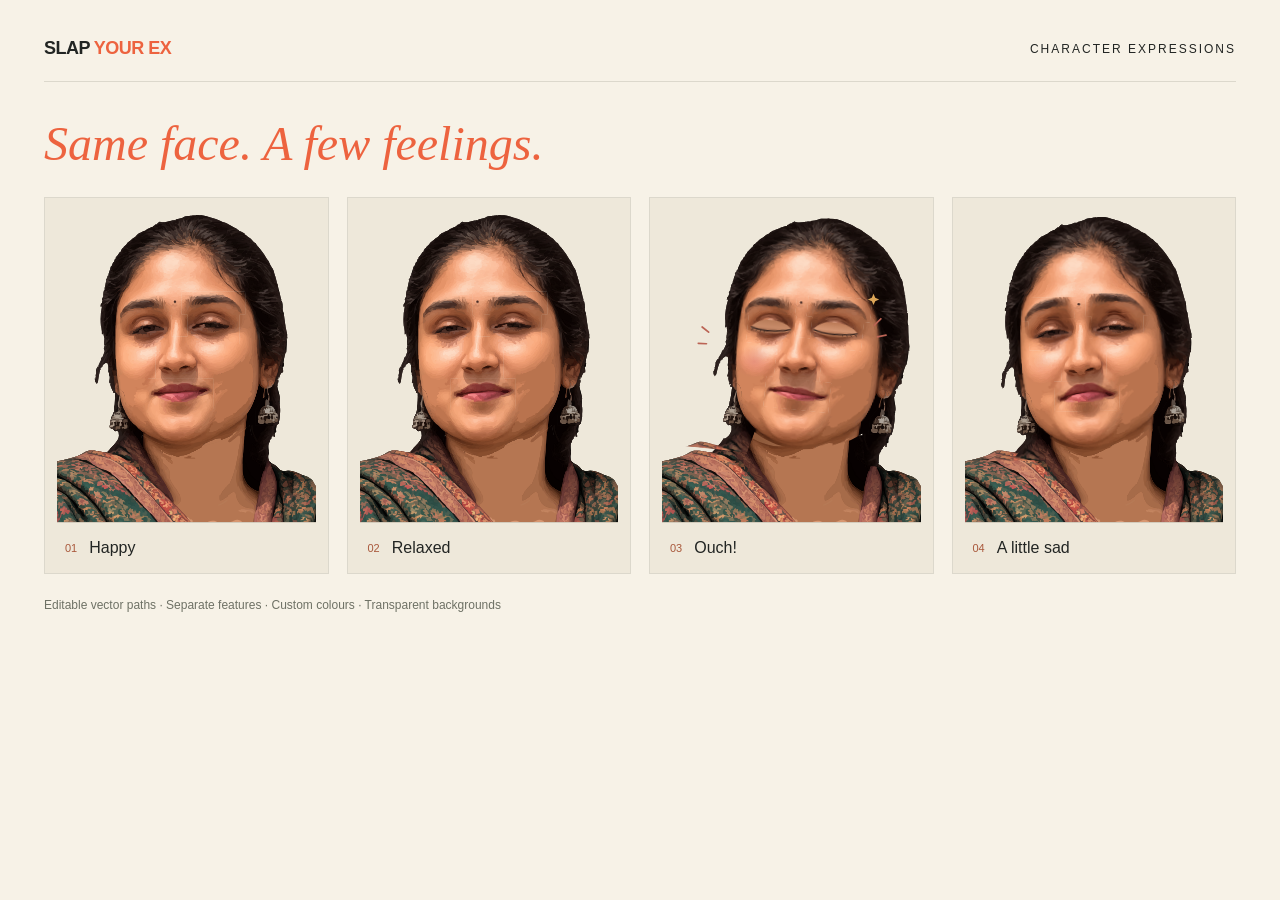
<file: expressions.html>
<!doctype html><html lang="en"><meta charset="utf-8"><meta name="viewport" content="width=device-width,initial-scale=1"><title>Slap Your Ex — expressions</title><style>*{box-sizing:border-box}body{margin:0;padding:38px 44px;background:#f7f2e7;color:#222523;font-family:'Avenir Next','Trebuchet MS',sans-serif}header{display:flex;justify-content:space-between;align-items:center;border-bottom:1px solid #dcd8cc;padding-bottom:22px;font-size:12px;letter-spacing:2px}b{font-size:18px;letter-spacing:-.5px}b i{font-style:normal;color:#ed633f}h1{font:italic 48px Georgia,serif;margin:34px 0 26px;color:#ed633f}main{display:grid;grid-template-columns:repeat(4,1fr);gap:18px}article{border:1px solid #dcd8cc;background:#eee8da;padding:14px 12px 0}img{display:block;width:100%;height:auto}article div{display:flex;gap:12px;align-items:center;padding:16px 8px;border-top:1px solid #d3cbbc}article span{font-size:11px;color:#a9583b}h2{margin:0;font-size:16px;font-weight:500}footer{font-size:12px;color:#6e7165;margin-top:24px}@media(max-width:650px){body{padding:22px}main{grid-template-columns:repeat(2,1fr)}header{font-size:8px}h1{font-size:36px}}</style><header><b>SLAP <i>YOUR EX</i></b><span>CHARACTER EXPRESSIONS</span></header><h1>Same face. A few feelings.</h1><main><article><img src="expressions/happy.svg" alt="happy portrait"><div><span>01</span><h2>Happy</h2></div></article><article><img src="expressions/relaxed.svg" alt="relaxed portrait"><div><span>02</span><h2>Relaxed</h2></div></article><article><img src="expressions/slapped.svg" alt="slapped portrait"><div><span>03</span><h2>Ouch!</h2></div></article><article><img src="expressions/sad.svg" alt="sad portrait"><div><span>04</span><h2>A little sad</h2></div></article></main><footer>Editable vector paths · Separate features · Custom colours · Transparent backgrounds</footer></html>
</file>
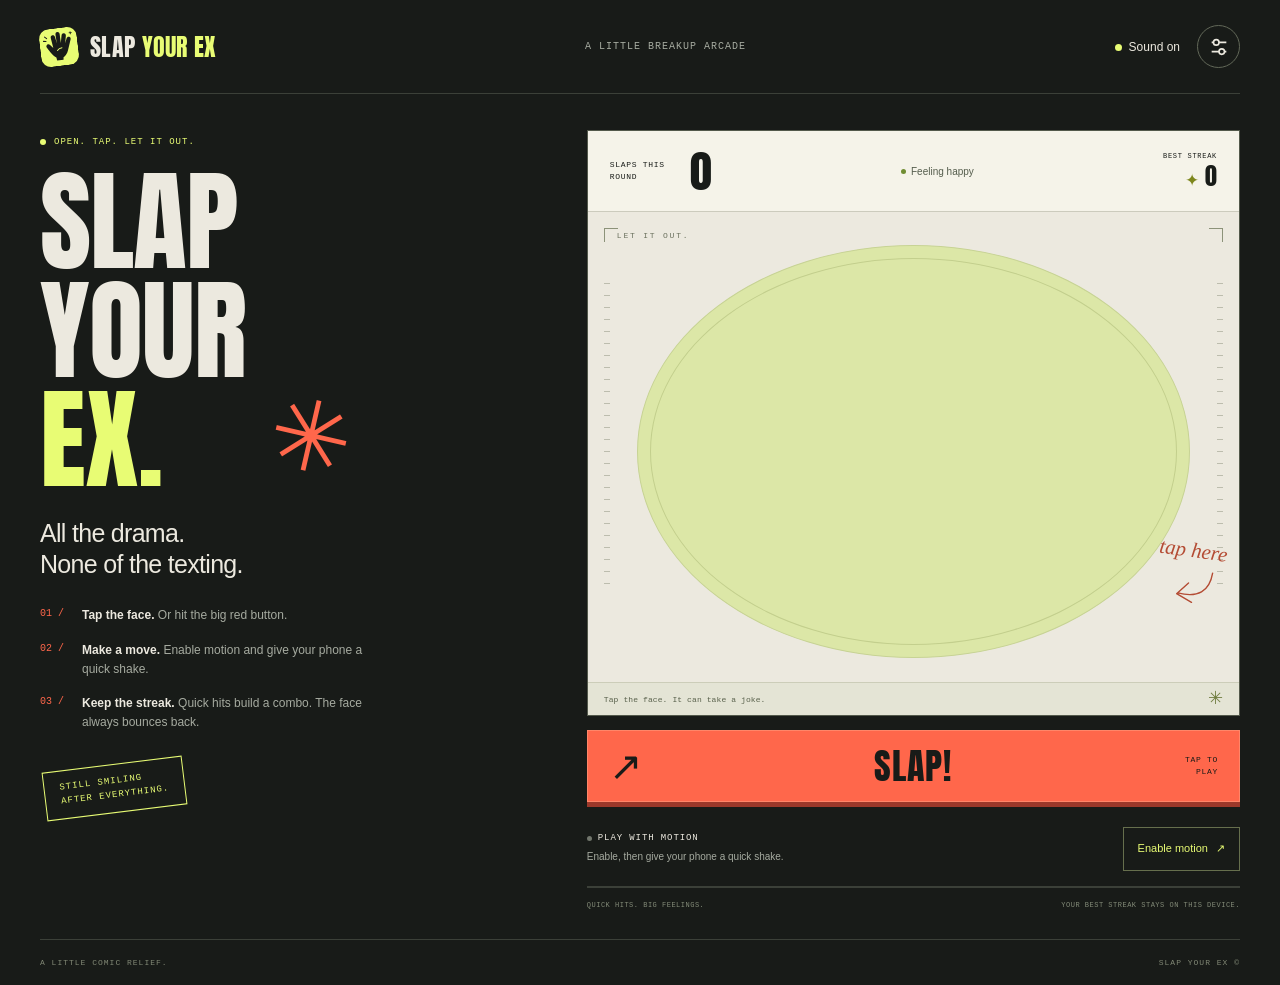
<file: preview.template.html>
<!doctype html>
<html lang="en">
<head>
  <meta charset="utf-8">
  <meta name="viewport" content="width=device-width, initial-scale=1, viewport-fit=cover">
  <meta name="theme-color" content="#181b18">
  <meta name="description" content="Slap Your Ex. A little breakup arcade for your phone. Tap the portrait or enable motion, build a streak, and watch the face bounce back.">
  <meta name="apple-mobile-web-app-capable" content="yes">
  <meta name="apple-mobile-web-app-status-bar-style" content="black-translucent">
  <meta name="apple-mobile-web-app-title" content="Slap Your Ex">
  <title>Slap Your Ex — A little breakup arcade</title>
  <link rel="icon" type="image/svg+xml" href="app-icon.svg">
  <link rel="apple-touch-icon" href="icons/apple-touch-icon.png">
  <link rel="manifest" href="manifest.webmanifest">
  <link rel="preload" href="fonts/Anton-Regular.ttf" as="font" type="font/ttf" crossorigin>
  <link rel="stylesheet" href="preview.css?v=slap-app-1">
  <script src="face-rig.js?v=slap-app-1" defer></script>
  <script src="motion-input.js?v=slap-app-1" defer></script>
  <script src="game-state.js?v=slap-app-1" defer></script>
  <script src="preview.js?v=slap-app-1" defer></script>
</head>
<body>
  <div class="app-shell">
    <header class="app-header">
      <a class="brand" href="#game" aria-label="Slap Your Ex home"><img src="app-icon.svg" width="38" height="38" alt=""><h1>SLAP <span>YOUR EX</span></h1></a>
      <span class="header-caption">A LITTLE BREAKUP ARCADE</span>
      <div class="header-actions">
        <button type="button" id="sound-toggle" class="utility-button sound-toggle" aria-pressed="true">Sound on</button>
        <button type="button" id="settings-open" class="settings-button" aria-label="Open character and game settings" aria-haspopup="dialog"><svg viewBox="0 0 24 24" aria-hidden="true"><path d="M4 7h16M4 17h16"/><circle cx="9" cy="7" r="3"/><circle cx="15" cy="17" r="3"/></svg></button>
      </div>
    </header>

    <main id="game" class="game-layout">
      <section class="intro" aria-label="About the game">
        <p class="eyebrow"><span></span> OPEN. TAP. LET IT OUT.</p>
        <p class="hero-title" aria-hidden="true">SLAP<br>YOUR<br><em>EX.</em><span class="title-star">✳</span></p>
        <p class="intro-copy">All the drama.<br>None of the texting.</p>
        <div class="how-to"><span class="how-number">01 /</span><p><strong>Tap the face.</strong> Or hit the big red button.</p><span class="how-number">02 /</span><p><strong>Make a move.</strong> Enable motion and give your phone a quick shake.</p><span class="how-number">03 /</span><p><strong>Keep the streak.</strong> Quick hits build a combo. The face always bounces back.</p></div>
        <span class="desktop-stamp">STILL SMILING<br>AFTER EVERYTHING.</span>
      </section>

      <section class="game-console" aria-label="Slap Your Ex game">
        <div class="portrait-panel" data-expression="happy">
          <div class="scoreboard">
            <div class="score-block"><span class="score-label">SLAPS THIS ROUND</span><strong id="slap-count" class="score-number">0</strong></div>
            <span class="mood-pill" id="mood-pill"><span class="mood-light" aria-hidden="true"></span><span id="mood-label">Feeling happy</span></span>
            <div class="best-block"><span class="score-label">BEST STREAK</span><strong><span aria-hidden="true">✦</span> <span id="best-combo">0</span></strong></div>
          </div>
          <div class="portrait-stage" id="portrait-stage" role="button" tabindex="0" aria-label="Slap the portrait" aria-describedby="game-status">
            <div class="stage-orbit" aria-hidden="true"></div>
            <div class="stage-ruler ruler-left" aria-hidden="true"></div><div class="stage-ruler ruler-right" aria-hidden="true"></div>
            <span class="stage-corner top-left" aria-hidden="true"></span><span class="stage-corner top-right" aria-hidden="true"></span>
            <span class="stage-label" aria-hidden="true">LET IT OUT.</span>
            <div class="portrait-art"><!-- PORTRAIT_SVG --></div>
            <span class="tap-nudge" aria-hidden="true">tap here <svg viewBox="0 0 48 44"><path d="M42 5Q41 35 8 31m10-12L7 32l17 7"/></svg></span>
            <span id="impact-word" class="impact-burst" aria-hidden="true">WHAP!</span>
            <span class="combo-badge" aria-hidden="true"><span class="combo-multiplier">×<span id="combo-count" data-active="false">0</span></span><span>HIT STREAK</span></span>
            <div class="combo-track" aria-hidden="true"><span id="combo-fill"></span></div>
          </div>
          <div class="arena-caption"><span id="game-status">Tap the face. It can take a joke.</span><span class="ready-mark" aria-hidden="true">✳</span></div>
        </div>
        <button type="button" class="slap-button" id="play-reaction"><span class="slap-button-icon" aria-hidden="true">↗</span><span>SLAP!</span><span class="button-hint">TAP TO PLAY</span></button>
        <div class="motion-panel" id="motion-panel" data-status="off">
          <div class="motion-copy"><strong><span class="sensor-dot" aria-hidden="true"></span> PLAY WITH MOTION</strong><p id="motion-status" role="status" aria-live="polite">Enable, then give your phone a quick shake.</p></div>
          <button type="button" id="motion-toggle" class="motion-toggle" aria-pressed="false" aria-describedby="motion-status">Enable motion <span aria-hidden="true">↗</span></button>
          <div class="motion-meter" aria-hidden="true"><span id="motion-level"></span></div>
        </div>
        <p class="console-footnote"><span>QUICK HITS. BIG FEELINGS.</span><span>YOUR BEST STREAK STAYS ON THIS DEVICE.</span></p>
      </section>
    </main>
    <footer class="app-footer"><span>A LITTLE COMIC RELIEF.</span><span>SLAP YOUR EX <span aria-hidden="true">©</span></span></footer>
  </div>

  <dialog id="settings-dialog" class="settings-dialog" aria-labelledby="settings-title">
    <div class="dialog-heading"><div><p class="eyebrow">MAKE IT YOURS</p><h2 id="settings-title">CHARACTER &amp; SETTINGS</h2></div><button type="button" id="settings-close" class="close-button" aria-label="Close settings">×</button></div>
    <p class="dialog-intro">Tweak the look. Try a mood. Then get back to it.</p>
    <div class="character-preview" aria-label="Live character preview"><svg viewBox="0 0 600 600" role="img" aria-label="Your character with the selected expression and colours"><use href="#portrait"/></svg><span>LIVE PREVIEW</span></div>
    <section class="settings-section" aria-labelledby="mood-heading"><div class="section-heading"><h3 id="mood-heading">Try an expression</h3><span>PREVIEW ONLY</span></div>
      <div class="expression-grid" role="group" aria-label="Expression preview">
        <button type="button" class="expression-button is-active" data-expression="happy" aria-pressed="true"><svg viewBox="0 0 48 48" aria-hidden="true"><circle cx="24" cy="24" r="18"/><path d="M13 20q4-5 8 0m6 0q4-5 8 0M15 29q9 10 18 0"/></svg><span>Happy</span></button>
        <button type="button" class="expression-button" data-expression="relaxed" aria-pressed="false"><svg viewBox="0 0 48 48" aria-hidden="true"><circle cx="24" cy="24" r="18"/><path d="M13 20q4 5 8 0m6 0q4 5 8 0M19 31h10"/></svg><span>Chill</span></button>
        <button type="button" class="expression-button" data-expression="slapped" aria-pressed="false"><svg viewBox="0 0 48 48" aria-hidden="true"><circle cx="24" cy="24" r="18"/><path d="m14 16 6 5-6 4m20-9-6 5 6 4M20 32q4-7 8 0"/></svg><span>Ouch!</span></button>
        <button type="button" class="expression-button" data-expression="sad" aria-pressed="false"><svg viewBox="0 0 48 48" aria-hidden="true"><circle cx="24" cy="24" r="18"/><path d="m13 18 7-3m8 0 7 3M17 32q7-8 14 0M17 22v2m14-2v2"/></svg><span>Sad</span></button>
      </div>
    </section>
    <section class="settings-section" aria-labelledby="palette-heading"><div class="section-heading"><h3 id="palette-heading">Change the colours</h3><button type="button" class="text-button" id="reset-palette">Reset colours ↺</button></div><div class="palette-grid">
      <label class="colour-control"><input type="color" name="skin" value="#bd896b" aria-label="Skin colour"><span>Skin</span></label>
      <label class="colour-control"><input type="color" name="hair" value="#211c1a" aria-label="Hair colour"><span>Hair</span></label>
      <label class="colour-control"><input type="color" name="lips" value="#99555a" aria-label="Lip colour"><span>Lips</span></label>
      <label class="colour-control"><input type="color" name="shirt" value="#25443c" aria-label="Shawl colour"><span>Shawl</span></label>
      <label class="colour-control"><input type="color" name="blush" value="#d16d6b" aria-label="Blush colour"><span>Blush</span></label>
    </div></section>
    <section class="settings-section motion-settings" aria-labelledby="motion-heading"><div><h3 id="motion-heading">Motion sensitivity</h3><p>How much movement triggers a slap.</p></div><select id="motion-sensitivity" aria-label="Motion sensitivity"><option value="gentle">Gentle</option><option value="normal" selected>Normal</option><option value="firm">Firm</option></select></section>
    <div class="dialog-actions"><button type="button" id="export-svg" class="export-button">Save character as SVG <span aria-hidden="true">↓</span></button><button type="button" id="reset-round" class="reset-round">Start a fresh round <span aria-hidden="true">↺</span></button></div>
    <p class="settings-note">Your best streak stays saved. To keep the app handy, use your browser’s Add to Home Screen option.</p>
  </dialog>
  <p id="announcer" class="sr-only" role="status" aria-live="polite" aria-atomic="true"></p>
</body>
</html>
</file>
<file: preview.css>
@font-face{font-family:Anton;src:url('fonts/Anton-Regular.ttf') format('truetype');font-weight:400;font-style:normal;font-display:swap}
:root{--ink:#181b18;--paper:#ece9df;--acid:#e8fc74;--red:#ff674b;--muted:#a6aba0;--line:#3b4038;--display:Anton,'Impact','Arial Narrow',sans-serif;--body:'Avenir Next',Avenir,'Trebuchet MS',sans-serif;--mono:'SFMono-Regular',Consolas,'Liberation Mono',monospace;color-scheme:dark}
*{box-sizing:border-box}html{scroll-behavior:smooth}body{margin:0;background:var(--ink);color:var(--paper);font-family:var(--body);-webkit-font-smoothing:antialiased}button,input,select{font:inherit}button,a,input,select{-webkit-tap-highlight-color:transparent;touch-action:manipulation}button{cursor:pointer}button,a{color:inherit}a{text-decoration:none}button:focus-visible,a:focus-visible,input:focus-visible,select:focus-visible,.portrait-stage:focus-visible{outline:3px solid var(--acid);outline-offset:4px}button:disabled{cursor:default;opacity:.5}.app-shell{max-width:1280px;padding:0 40px;margin:auto}.app-header{height:94px;border-bottom:1px solid var(--line);display:flex;align-items:center;justify-content:space-between;gap:18px}.brand{display:flex;align-items:center;gap:12px}.brand img{border-radius:10px;transform:rotate(-7deg)}.brand h1{font:400 24px/1 var(--display);letter-spacing:.3px;margin:0}.brand h1 span{color:var(--acid)}.header-caption,.eyebrow,.score-label,.console-footnote,.app-footer,.button-hint,.stage-label,.arena-caption,.section-heading>span{font-family:var(--mono);font-weight:400;letter-spacing:1px;font-size:10px}.header-caption{color:var(--muted)}.header-actions{display:flex;align-items:center;gap:17px}.utility-button{padding:10px 0;border:0;background:transparent;font-size:12px;min-height:44px}.sound-toggle::before{content:'';display:inline-block;width:7px;height:7px;border-radius:50%;background:var(--acid);margin-right:7px}.sound-toggle[aria-pressed=false]::before{background:#686d61}.settings-button{width:43px;height:43px;padding:10px;background:transparent;border:1px solid #626858;border-radius:50%}.settings-button svg{fill:var(--ink);stroke:var(--paper);stroke-width:1.8;width:22px;height:22px}.game-layout{display:grid;grid-template-columns:minmax(280px,.85fr) minmax(0,1.15fr);gap:64px;align-items:start;padding:36px 0 30px}.intro{position:relative;padding-top:7px}.eyebrow{margin:0 0 20px;color:var(--acid);display:flex;align-items:center;gap:8px;font-size:9px}.eyebrow>span{width:6px;height:6px;background:var(--acid);display:inline-block;border-radius:50%}.hero-title{font:400 clamp(88px,8.7vw,122px)/.98 var(--display);letter-spacing:-1px;margin:0;position:relative}.hero-title em{font-style:normal;color:var(--acid)}.title-star{font:400 98px/1 var(--body);color:var(--red);display:inline-block;position:absolute;left:230px;bottom:8px;transform:rotate(13deg)}.intro-copy{font-size:25px;line-height:1.22;letter-spacing:-.7px;margin:24px 0 27px}.how-to{display:grid;grid-template-columns:36px 1fr;gap:15px 6px;max-width:330px}.how-number{font:10px/1.6 var(--mono);color:var(--red)}.how-to p{font-size:12px;line-height:1.6;color:var(--muted);margin:0}.how-to strong{color:var(--paper);font-weight:600}.desktop-stamp{display:inline-block;font:9px/1.6 var(--mono);letter-spacing:1px;color:var(--acid);border:1px solid var(--acid);padding:9px 15px;transform:rotate(-7deg);margin:32px 0 0 4px}.game-console{width:100%;min-width:0}.portrait-panel{border:1px solid #53594b;position:relative;overflow:hidden;background:var(--paper);color:var(--ink)}.scoreboard{display:flex;justify-content:space-between;align-items:center;gap:10px;min-height:81px;padding:12px 22px;border-bottom:1px solid #cccbbd;background:#f5f3e9}.score-block{display:flex;align-items:center;gap:12px}.score-label{font-size:8px;letter-spacing:.7px;line-height:1.5;display:block;max-width:68px}.score-number{font:400 44px/1 var(--display);font-variant-numeric:tabular-nums;transform-origin:50% 70%}.best-block{text-align:right}.best-block .score-label{max-width:none;font-size:7px}.best-block strong{font:400 24px/1.2 var(--display)}.best-block strong>span:first-child{color:#7d861c;font-family:var(--body);font-size:17px}.mood-pill{display:flex;align-items:center;gap:5px;font-size:10px;white-space:nowrap;color:#555d4d}.mood-light{width:5px;height:5px;border-radius:50%;background:#708d32}.portrait-panel[data-expression=slapped] .mood-light{background:#e95134}.portrait-panel[data-expression=sad] .mood-light{background:#7a8598}.portrait-stage{height:470px;position:relative;isolation:isolate;cursor:pointer;user-select:none;outline-offset:-5px;overflow:hidden;touch-action:manipulation}.stage-orbit{position:absolute;width:85%;height:88%;border-radius:50%;background:#dce7a7;left:7.5%;top:7%;border:1px solid #c7d394;z-index:-1}.stage-orbit::before{content:'';position:absolute;inset:12px;border:1px solid #c3cf8d;border-radius:50%}.portrait-art{position:absolute;inset:7px 7% -2px;pointer-events:none}.portrait-art>svg{width:100%;height:100%;display:block;overflow:visible}.stage-ruler{position:absolute;top:15%;height:65%;width:6px;opacity:.42;background:repeating-linear-gradient(to bottom,#7b806a 0 1px,transparent 1px 12px)}.ruler-left{left:16px}.ruler-right{right:16px}.stage-corner{position:absolute;top:16px;width:14px;height:14px;border-top:1px solid #8c9279}.top-left{left:16px;border-left:1px solid #8c9279}.top-right{right:16px;border-right:1px solid #8c9279}.stage-label{position:absolute;left:29px;top:19px;font-size:8px;letter-spacing:1.8px;color:#6b715e}.tap-nudge{position:absolute;right:14px;bottom:16%;font:italic 21px/1 Georgia,serif;color:#b44c34;transform:rotate(8deg);pointer-events:none}.tap-nudge svg{display:block;fill:none;stroke:currentColor;stroke-width:1.5;stroke-linecap:round;stroke-linejoin:round;width:45px;height:42px;margin:4px 0 0 17px}.impact-burst{position:absolute;top:25%;right:0;display:grid;place-items:center;isolation:isolate;width:160px;height:132px;font:400 40px/1 var(--display);letter-spacing:1px;transform:rotate(12deg) scale(.6);opacity:0;pointer-events:none;text-shadow:1px 1px 0 #fff4cf;z-index:3}.impact-burst::before{content:'';position:absolute;inset:0;z-index:-1;background:var(--acid);clip-path:polygon(50% 0,58% 22%,80% 5%,79% 30%,100% 31%,88% 49%,100% 68%,78% 69%,80% 94%,58% 80%,50% 100%,41% 80%,19% 94%,22% 69%,0 67%,12% 50%,0 31%,24% 30%,21% 6%,42% 22%)}.impact-burst[data-side=right]{right:auto;left:0}.impact-burst.is-active{opacity:1;animation:impact-pop .55s cubic-bezier(.22,.8,.3,1) both}.combo-badge{position:absolute;left:20px;bottom:17px;padding:7px 11px;background:var(--ink);color:var(--acid);transform:rotate(-6deg);display:flex;gap:9px;align-items:center;opacity:0;pointer-events:none;border:1px solid var(--acid);transition:opacity .1s}.combo-badge:has([data-active=true]){opacity:1}.combo-badge>span:last-child{font:8px/1.3 var(--mono);max-width:32px;letter-spacing:.5px}.combo-multiplier{font:400 28px/1 var(--display)}.combo-track{height:4px;position:absolute;bottom:0;left:0;right:0;background:transparent}.combo-track span{display:block;height:100%;width:100%;background:var(--red);transform:scaleX(0);transform-origin:left}.arena-caption{display:flex;justify-content:space-between;align-items:center;gap:8px;min-height:32px;padding:7px 16px;background:#e4e4d5;color:#58604b;font-size:8px;letter-spacing:.1px;border-top:1px solid #cccdb9}.ready-mark{font-size:18px;color:#707d40;line-height:1}.slap-button{display:flex;align-items:center;justify-content:space-between;width:100%;height:72px;margin:14px 0 0;padding:0 21px;border:1px solid #ff8669;background:var(--red);color:var(--ink);box-shadow:0 5px 0 #9b382a;transition:transform .12s,box-shadow .12s;position:relative}.slap-button>span:nth-child(2){font:400 36px/1 var(--display);letter-spacing:1px}.slap-button-icon{font:40px/1 var(--body);width:55px;text-align:left}.button-hint{font-size:8px;max-width:55px;text-align:right;line-height:1.5;letter-spacing:.7px}.slap-button:hover{background:#ff7c60}.slap-button:active{transform:translateY(4px);box-shadow:0 1px 0 #9b382a}.motion-panel{display:flex;align-items:center;justify-content:space-between;position:relative;gap:18px;padding:20px 0 13px;min-height:86px}.motion-copy{min-width:0;flex:1}.motion-copy strong{font:9px/1.4 var(--mono);letter-spacing:.9px;display:flex;align-items:center;gap:6px;color:var(--paper)}.sensor-dot{width:5px;height:5px;background:#71766c;border-radius:50%}.motion-copy p{font-size:10px;line-height:1.45;color:var(--muted);margin:5px 0 0;max-width:330px}.motion-toggle{border:1px solid #666f4d;background:transparent;color:var(--acid);font:11px var(--body);white-space:nowrap;min-height:44px;padding:0 14px}.motion-toggle>span{margin-left:5px}.motion-toggle[aria-pressed=true]{background:var(--acid);border-color:var(--acid);color:var(--ink)}.motion-panel[data-status=active] .sensor-dot{background:var(--acid);box-shadow:0 0 7px #c0d86080}.motion-panel[data-status=denied] .motion-copy p,.motion-panel[data-status=error] .motion-copy p,.motion-panel[data-status=no-data] .motion-copy p{color:#ffb29d}.motion-meter{position:absolute;left:0;right:0;bottom:0;height:2px;background:var(--line);overflow:hidden}.motion-meter span{display:block;width:100%;height:100%;background:var(--acid);transform:scaleX(0);transform-origin:left;transition:transform 80ms linear}.console-footnote{display:flex;justify-content:space-between;gap:15px;font-size:7px;letter-spacing:.5px;color:#838b78;margin:13px 0 0}.app-footer{display:flex;justify-content:space-between;border-top:1px solid var(--line);padding:18px 0;color:#818875;font-size:8px;letter-spacing:1px}.settings-dialog{color-scheme:light;width:min(520px,calc(100% - 28px));max-height:calc(100svh - 32px);padding:27px;border:1px solid #b6bba1;background:var(--paper);color:var(--ink);overflow:auto;overscroll-behavior:contain;box-shadow:10px 10px 0 #0005}.settings-dialog::backdrop{background:#0d100de3;backdrop-filter:blur(6px)}.dialog-heading{display:flex;align-items:flex-start;justify-content:space-between;gap:12px}.dialog-heading .eyebrow{color:#6c7944;font-size:8px;margin:0 0 6px}.dialog-heading h2{font:400 27px/1.2 var(--display);margin:0;letter-spacing:.2px}.close-button{border:1px solid #b9bea9;width:38px;height:38px;flex-shrink:0;background:transparent;font:26px/1 var(--body);color:var(--ink)}.dialog-intro{font-size:12px;line-height:1.6;color:#646b59;margin:14px 0 22px}.settings-section{padding:20px 0;border-top:1px solid #c9ccbb}.section-heading{display:flex;align-items:center;justify-content:space-between;gap:10px;margin-bottom:14px}.section-heading h3,.motion-settings h3{font-size:13px;margin:0;font-weight:600}.section-heading>span{font-size:7px;color:#7a816d}.text-button{border:0;background:transparent;color:#646e51;font-size:10px;padding:5px 0}.expression-grid{display:grid;grid-template-columns:repeat(4,1fr);gap:8px}.expression-button{border:1px solid #bfc4ad;background:transparent;color:var(--ink);padding:10px 4px;min-height:82px;display:flex;flex-direction:column;align-items:center;gap:5px;font-size:10px}.expression-button svg{width:34px;height:34px;fill:none;stroke:currentColor;stroke-width:1.7;stroke-linecap:round;stroke-linejoin:round}.expression-button.is-active{background:var(--acid);border-color:#6c7842}.palette-grid{display:flex;justify-content:space-between;gap:15px}.colour-control{display:flex;flex-direction:column;align-items:center;gap:7px;font-size:10px;color:#646e51}.colour-control input{appearance:none;-webkit-appearance:none;padding:0;width:42px;height:42px;overflow:hidden;border:1px solid #8d957b;border-radius:0;background:transparent;cursor:pointer}.colour-control input::-webkit-color-swatch-wrapper{padding:3px}.colour-control input::-webkit-color-swatch{border:0}.colour-control input::-moz-color-swatch{border:3px solid var(--paper)}.motion-settings{display:flex;justify-content:space-between;align-items:center;gap:10px}.motion-settings p{margin:5px 0 0;font-size:10px;color:#727a65}.motion-settings select{color:var(--ink);background:#f7f7eb;border:1px solid #aab39a;padding:9px;font-size:11px;min-height:42px}.dialog-actions{display:grid;gap:9px}.export-button,.reset-round{display:flex;justify-content:space-between;align-items:center;width:100%;min-height:44px;padding:12px 13px;font-size:12px;border:1px solid var(--ink)}.export-button{background:var(--ink);color:var(--paper)}.reset-round{background:transparent;color:var(--ink)}.settings-note{font-size:10px;line-height:1.6;color:#707861;margin:17px 0 0}.settings-dialog :focus-visible{outline-color:#7a8e28}.sr-only{position:absolute;width:1px;height:1px;padding:0;margin:-1px;overflow:hidden;clip:rect(0,0,0,0);white-space:nowrap;border:0}
@keyframes impact-pop{0%{opacity:0;transform:rotate(-8deg) scale(.35)}18%{opacity:1;transform:rotate(14deg) scale(1.1)}38%,75%{opacity:1;transform:rotate(10deg) scale(1)}100%{opacity:0;transform:rotate(16deg) scale(1.08)}}
@media(min-width:1400px){.game-layout{gap:96px}.portrait-stage{height:510px}}
@media(max-width:1000px){.app-shell{padding:0 27px}.game-layout{grid-template-columns:minmax(235px,.75fr) minmax(0,1.25fr);gap:36px}.hero-title{font-size:95px}.title-star{font-size:72px;left:180px}.intro-copy{font-size:22px}.how-to{max-width:250px}.header-caption{font-size:8px}.scoreboard{padding:12px 15px}.score-block{gap:8px}.mood-pill{font-size:8px}.portrait-stage{height:440px}}
@media(max-width:760px){.app-shell{max-width:520px;padding:0 16px}.app-header{height:calc(65px + env(safe-area-inset-top));padding-top:env(safe-area-inset-top);gap:10px}.brand{gap:8px}.brand img{width:30px;height:30px;border-radius:8px}.brand h1{font-size:20px}.header-caption,.intro,.app-footer{display:none}.header-actions{gap:12px}.utility-button{font-size:10px}.settings-button{width:36px;height:36px;padding:7px}.game-layout{display:block;padding:14px 0 max(12px,env(safe-area-inset-bottom))}.scoreboard{min-height:61px;padding:8px 13px}.score-number{font-size:35px}.score-label{font-size:7px;max-width:59px;letter-spacing:.45px}.best-block strong{font-size:21px}.best-block .score-label{font-size:6px}.mood-pill{font-size:8px;gap:4px}.mood-light{width:4px;height:4px}.portrait-stage{height:clamp(220px,calc(100svh - 360px - env(safe-area-inset-top) - env(safe-area-inset-bottom)),480px)}.portrait-art{inset:4px 4% -2px}.stage-orbit{width:87%;left:6.5%;height:90%;top:6%}.stage-label{left:23px;top:16px;font-size:6px}.stage-ruler{width:4px;top:18%;height:63%}.ruler-left{left:11px}.ruler-right{right:11px}.stage-corner{top:12px;width:10px;height:10px}.top-left{left:11px}.top-right{right:11px}.tap-nudge{right:10px;bottom:19%;font-size:16px}.tap-nudge svg{width:36px;height:35px;margin:1px 0 0 12px}.impact-burst{width:132px;height:112px;font-size:32px;top:22%;right:0}.combo-badge{left:12px;bottom:13px;padding:6px 9px}.combo-multiplier{font-size:25px}.combo-badge>span:last-child{font-size:7px}.arena-caption{min-height:29px;padding:6px 12px;font-size:7px}.ready-mark{font-size:15px}.slap-button{height:61px;margin-top:11px;padding:0 18px}.slap-button>span:nth-child(2){font-size:31px}.slap-button-icon{font-size:32px}.button-hint{font-size:7px}.motion-panel{gap:12px;padding-top:19px;padding-bottom:12px;min-height:79px}.motion-copy strong{font-size:8px;letter-spacing:.7px}.motion-copy p{font-size:9px;line-height:1.45;margin-top:4px}.motion-toggle{padding:0 10px;font-size:10px;min-height:42px}.console-footnote{margin-top:11px;font-size:6px;letter-spacing:.4px;gap:9px}.settings-dialog{padding:22px}.dialog-heading h2{font-size:23px}}
@media(max-width:360px){.app-shell{padding:0 11px}.brand h1{font-size:18px}.header-actions{gap:8px}.score-block{gap:6px}.score-label{font-size:6px;max-width:51px}.score-number{font-size:32px}.mood-pill{font-size:7px}.best-block .score-label{font-size:5.5px}.portrait-stage{height:clamp(210px,calc(100svh - 355px - env(safe-area-inset-top) - env(safe-area-inset-bottom)),430px)}.console-footnote>span:last-child{max-width:130px;text-align:right;line-height:1.4}.settings-dialog{padding:18px}.dialog-heading h2{font-size:21px}.palette-grid{gap:10px}.colour-control input{width:38px;height:38px}}
@media(max-height:650px) and (max-width:760px){.app-header{height:calc(58px + env(safe-area-inset-top))}.game-layout{padding-top:10px}.portrait-stage{height:clamp(190px,calc(100svh - 335px - env(safe-area-inset-top) - env(safe-area-inset-bottom)),290px)}.scoreboard{min-height:55px}.arena-caption{min-height:26px}.slap-button{height:56px}.motion-panel{min-height:73px}.console-footnote{margin-top:8px}}
@media(prefers-reduced-motion:reduce){html{scroll-behavior:auto}*,*::before,*::after{animation:none!important;transition:none!important}.impact-burst.is-active{opacity:1;transform:rotate(10deg) scale(1)}}
.character-preview{height:158px;position:relative;display:flex;justify-content:center;overflow:hidden;margin:0 0 16px;background:#dce7a7;border:1px solid #c4cfab}.character-preview>svg{height:100%;width:190px;display:block}.character-preview>span{position:absolute;left:10px;bottom:10px;font:7px var(--mono);letter-spacing:.8px;color:#647143}.impact-burst.is-active{animation:none;transform:rotate(-5deg) scale(1)}
.dialog-heading{position:sticky;top:0;background:var(--paper);z-index:5;box-shadow:0 12px 0 var(--paper)}
</file>
